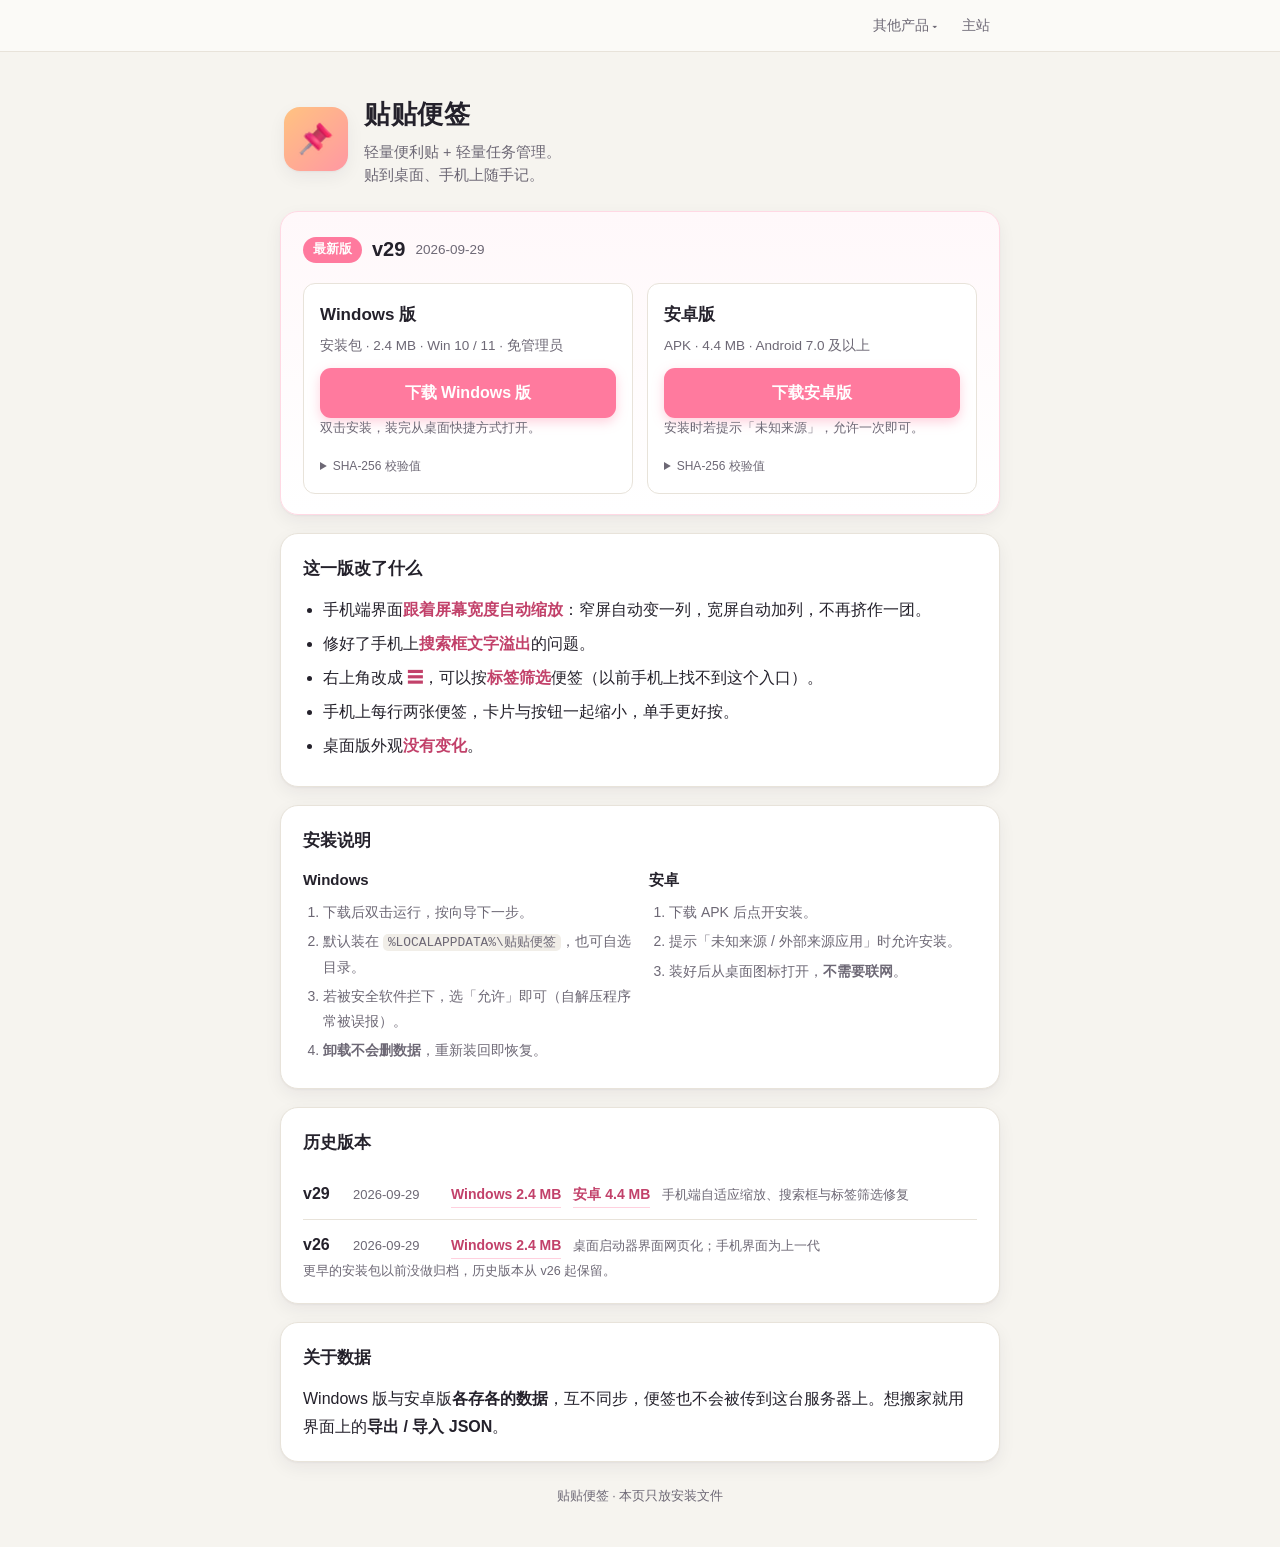
<file: site/index.html>
<!doctype html>
<html lang="zh-CN">
<head>
<meta charset="utf-8">
<meta name="viewport" content="width=device-width, initial-scale=1, viewport-fit=cover">
<title>贴贴便签 · 下载</title>
<meta name="description" content="贴贴便签发布页：Windows 版与安卓版下载，含历史版本。轻量便利贴 + 轻量任务管理。">
<link rel="icon" href="icons/icon-192.png">
<link rel="apple-touch-icon" href="icons/apple-touch-icon.png">
<meta name="theme-color" content="#f6f4ef">
<link rel="stylesheet" href="style.css">
</head>
<body>

<nav class="topnav">
  <div class="topnav-in">
    <details class="tn-menu">
      <summary>其他产品</summary>
      <div class="tn-panel">
        <p class="tn-empty">更多产品陆续上线</p>
      </div>
    </details>
    <a class="tn-link" href="https://www.xxmy.work/">主站</a>
  </div>
</nav>

<div class="wrap">

<header class="hero">
  <img class="logo" src="icons/icon-192.png" width="64" height="64" alt="贴贴便签">
  <div class="hero-text">
    <h1>贴贴便签</h1>
    <p class="tagline">轻量便利贴 + 轻量任务管理。<br class="br-m">贴到桌面、手机上随手记。</p>
  </div>
</header>

<main>

<section class="panel latest">
  <div class="panel-head">
    <span class="pill">最新版</span>
    <strong>v29</strong>
    <span class="date">2026-09-29</span>
  </div>

  <div class="dl-grid">
    <article class="dl-card">
      <h2>Windows 版</h2>
      <p class="dl-meta">安装包 · 2.4 MB · Win 10 / 11 · 免管理员</p>
      <a class="btn" href="dl/tietie-win-v29.exe" download="贴贴便签-安装包-v29.exe">下载 Windows 版</a>
      <p class="dl-note">双击安装，装完从桌面快捷方式打开。</p>
      <details class="sha"><summary>SHA-256 校验值</summary><code>92D25093FAD2FFEF7192696CA274060807925E5E8335529408847B752B9B1549</code></details>
    </article>

    <article class="dl-card">
      <h2>安卓版</h2>
      <p class="dl-meta">APK · 4.4 MB · Android 7.0 及以上</p>
      <a class="btn" href="dl/tietie-android-v29.apk" download="贴贴便签-v29.apk">下载安卓版</a>
      <p class="dl-note">安装时若提示「未知来源」，允许一次即可。</p>
      <details class="sha"><summary>SHA-256 校验值</summary><code>4F89EC9241D43BC3D0E44EC376254C9651D5A0334EF8124DF78A6AF74EAC952A</code></details>
    </article>
  </div>
</section>

<section class="panel">
  <h2 class="sec">这一版改了什么</h2>
  <ul class="changelog">
    <li>手机端界面<b>跟着屏幕宽度自动缩放</b>：窄屏自动变一列，宽屏自动加列，不再挤作一团。</li>
    <li>修好了手机上<b>搜索框文字溢出</b>的问题。</li>
    <li>右上角改成 <b>☰</b>，可以按<b>标签筛选</b>便签（以前手机上找不到这个入口）。</li>
    <li>手机上每行两张便签，卡片与按钮一起缩小，单手更好按。</li>
    <li>桌面版外观<b>没有变化</b>。</li>
  </ul>
</section>

<section class="panel">
  <h2 class="sec">安装说明</h2>
  <div class="help-grid">
    <div>
      <h3>Windows</h3>
      <ol>
        <li>下载后双击运行，按向导下一步。</li>
        <li>默认装在 <code>%LOCALAPPDATA%\贴贴便签</code>，也可自选目录。</li>
        <li>若被安全软件拦下，选「允许」即可（自解压程序常被误报）。</li>
        <li><b>卸载不会删数据</b>，重新装回即恢复。</li>
      </ol>
    </div>
    <div>
      <h3>安卓</h3>
      <ol>
        <li>下载 APK 后点开安装。</li>
        <li>提示「未知来源 / 外部来源应用」时允许安装。</li>
        <li>装好后从桌面图标打开，<b>不需要联网</b>。</li>
      </ol>
    </div>
  </div>
</section>

<section class="panel">
  <h2 class="sec">历史版本</h2>
  <ul class="vers">
    <li>
      <span class="v-tag">v29</span>
      <span class="v-date">2026-09-29</span>
      <span class="v-dl">
        <a href="dl/tietie-win-v29.exe" download="贴贴便签-安装包-v29.exe">Windows 2.4 MB</a>
        <a href="dl/tietie-android-v29.apk" download="贴贴便签-v29.apk">安卓 4.4 MB</a>
      </span>
      <span class="v-note">手机端自适应缩放、搜索框与标签筛选修复</span>
    </li>
    <li>
      <span class="v-tag">v26</span>
      <span class="v-date">2026-09-29</span>
      <span class="v-dl">
        <a href="dl/tietie-win-v26.exe" download="贴贴便签-安装包-v26.exe">Windows 2.4 MB</a>
      </span>
      <span class="v-note">桌面启动器界面网页化；手机界面为上一代</span>
    </li>
  </ul>
  <p class="foot-note">更早的安装包以前没做归档，历史版本从 v26 起保留。</p>
</section>

<section class="panel">
  <h2 class="sec">关于数据</h2>
  <p>Windows 版与安卓版<b>各存各的数据</b>，互不同步，便签也不会被传到这台服务器上。想搬家就用界面上的<b>导出 / 导入 JSON</b>。</p>
</section>

</main>

<footer class="foot">
  <p>贴贴便签 · 本页只放安装文件</p>
</footer>

</div>
</body>
</html>
</file>
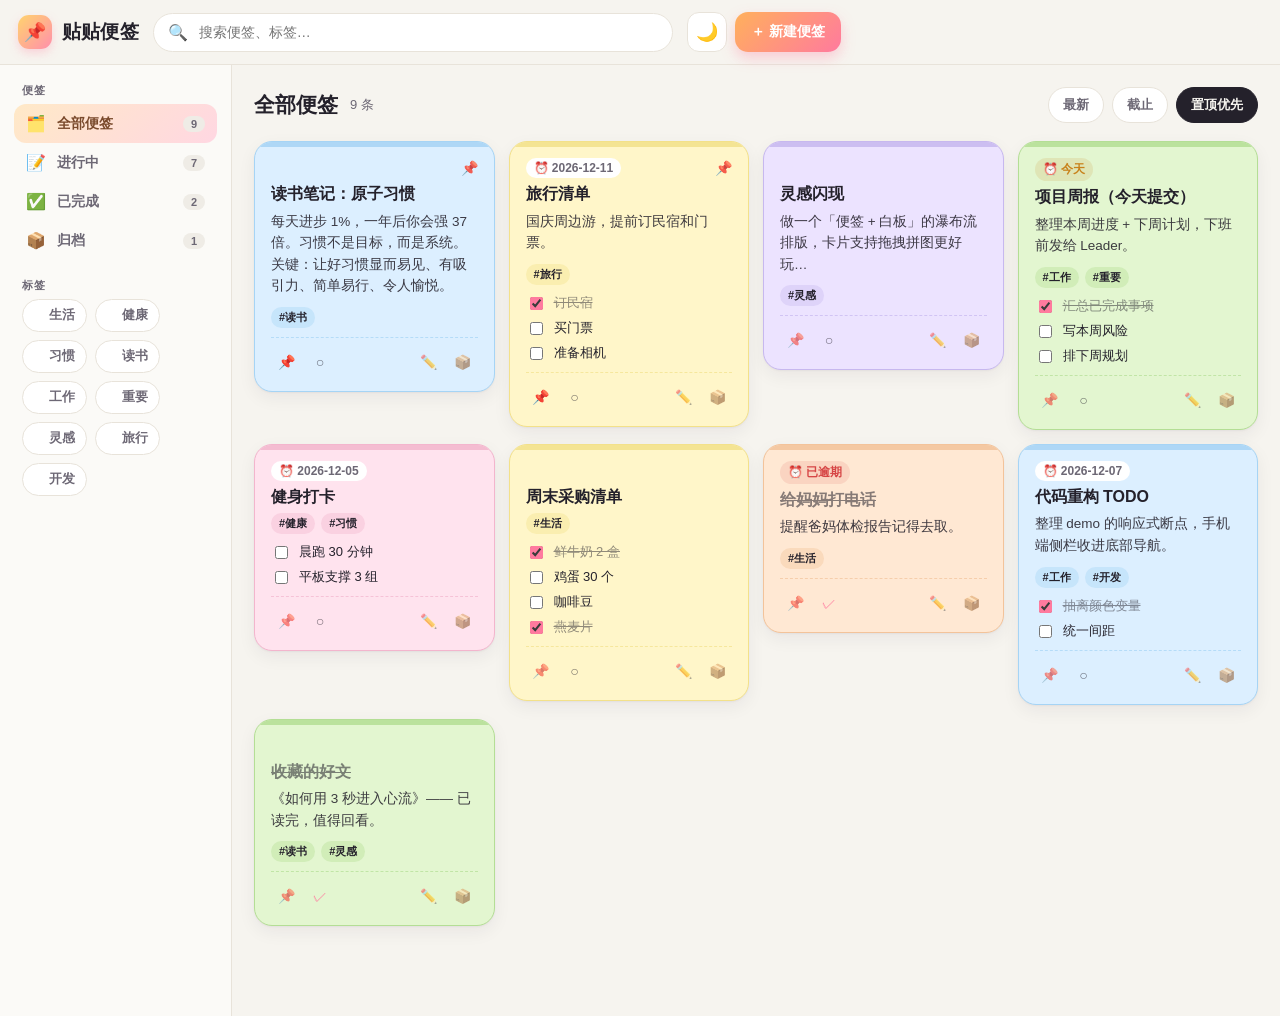
<file: demo/demo-standalone.html>
<!DOCTYPE html>
<html lang="zh-CN" data-theme="light">
<head>
  <meta charset="UTF-8" />
  <meta name="viewport" content="width=device-width, initial-scale=1.0, viewport-fit=cover" />
  <meta name="theme-color" content="#f6f4ef" />
  <title>贴贴便签 · Demo（单文件版）</title>
  <style>
/* ===== 贴贴便签 · 前端 Demo 排版 ===== */

:root {
  --font: -apple-system, BlinkMacSystemFont, "Segoe UI", "PingFang SC",
    "Microsoft YaHei", Roboto, "Helvetica Neue", Arial, sans-serif;
  --radius: 18px;
  --radius-sm: 12px;
  --gap: 14px;
  --sidebar-w: 232px;
}

/* 主题变量 */
:root,
:root[data-theme="light"] {
  --bg: #f6f4ef;
  --surface: #ffffff;
  --sidebar-bg: #fbfaf7;
  --text: #24212b;
  --text-soft: #6d6875;
  --border: #e8e3da;
  --shadow: 0 1px 2px rgba(30, 25, 45, 0.04), 0 6px 18px rgba(30, 25, 45, 0.06);
  --shadow-hover: 0 4px 10px rgba(30, 25, 45, 0.08), 0 14px 30px rgba(30, 25, 45, 0.10);
  --chip-bg: #efece6;
}

:root[data-theme="dark"] {
  --bg: #17171c;
  --surface: #22222a;
  --sidebar-bg: #1c1c23;
  --text: #f2f0f6;
  --text-soft: #a7a1b2;
  --border: #33333d;
  --shadow: 0 1px 2px rgba(0, 0, 0, 0.3), 0 6px 18px rgba(0, 0, 0, 0.35);
  --shadow-hover: 0 4px 10px rgba(0, 0, 0, 0.4), 0 14px 30px rgba(0, 0, 0, 0.5);
  --chip-bg: #2b2b34;
}

/* 便签配色（浅） */
:root[data-theme="light"] .note--yellow { --note-bg: #fff6c9; --note-edge: #f3e18a; }
:root[data-theme="light"] .note--pink   { --note-bg: #ffe3ee; --note-edge: #f3b5cd; }
:root[data-theme="light"] .note--blue   { --note-bg: #dcefff; --note-edge: #a6d4f5; }
:root[data-theme="light"] .note--green  { --note-bg: #e3f6d0; --note-edge: #b4de95; }
:root[data-theme="light"] .note--purple { --note-bg: #ece3ff; --note-edge: #c7b8ef; }
:root[data-theme="light"] .note--orange { --note-bg: #ffe8d3; --note-edge: #f3c39a; }

/* 便签配色（深） */
:root[data-theme="dark"] .note--yellow { --note-bg: #37301c; --note-edge: #6d5f2e; }
:root[data-theme="dark"] .note--pink   { --note-bg: #392029; --note-edge: #6d3a4c; }
:root[data-theme="dark"] .note--blue   { --note-bg: #1e2b38; --note-edge: #35526b; }
:root[data-theme="dark"] .note--green  { --note-bg: #22301d; --note-edge: #435c35; }
:root[data-theme="dark"] .note--purple { --note-bg: #2c2438; --note-edge: #55446f; }
:root[data-theme="dark"] .note--orange { --note-bg: #37261c; --note-edge: #6d4428; }

* { box-sizing: border-box; }

html, body {
  margin: 0;
  padding: 0;
  height: 100%;
}

body {
  font-family: var(--font);
  background: var(--bg);
  color: var(--text);
  -webkit-font-smoothing: antialiased;
  transition: background 0.25s, color 0.25s;
}

button {
  font-family: inherit;
  border: none;
  background: none;
  cursor: pointer;
  color: inherit;
}

/* ---------- 应用外框 ---------- */
.app {
  min-height: 100vh;
  display: flex;
  flex-direction: column;
}

/* ---------- 顶栏 ---------- */
.topbar {
  position: sticky;
  top: 0;
  z-index: 30;
  display: flex;
  align-items: center;
  gap: 14px;
  padding: 12px 18px;
  background: color-mix(in srgb, var(--bg) 82%, transparent);
  backdrop-filter: saturate(180%) blur(14px);
  border-bottom: 1px solid var(--border);
}

.brand {
  display: flex;
  align-items: center;
  gap: 10px;
  font-weight: 800;
  font-size: 19px;
  letter-spacing: 0.2px;
  user-select: none;
  flex-shrink: 0;
}
.brand .logo {
  width: 34px;
  height: 34px;
  border-radius: 11px;
  background: linear-gradient(135deg, #ffd36e, #ff8fab);
  display: grid;
  place-items: center;
  font-size: 18px;
  box-shadow: 0 4px 10px rgba(255, 143, 171, 0.35);
}

.search {
  flex: 1;
  display: flex;
  align-items: center;
  gap: 9px;
  max-width: 520px;
  background: var(--surface);
  border: 1px solid var(--border);
  border-radius: 999px;
  padding: 9px 14px;
  color: var(--text-soft);
  transition: box-shadow 0.15s;
}
.search:focus-within {
  box-shadow: 0 0 0 3px rgba(255, 143, 171, 0.22);
}
.search input {
  flex: 1;
  border: none;
  outline: none;
  background: transparent;
  color: var(--text);
  font-size: 14px;
}

.topbar-actions {
  display: flex;
  align-items: center;
  gap: 8px;
  flex-shrink: 0;
}
.icon-btn {
  width: 40px;
  height: 40px;
  border-radius: 12px;
  display: grid;
  place-items: center;
  font-size: 18px;
  background: var(--surface);
  border: 1px solid var(--border);
  transition: transform 0.12s, background 0.15s;
}
.icon-btn:hover { transform: translateY(-2px); }
.icon-btn:active { transform: scale(0.94); }

.primary-btn {
  display: flex;
  align-items: center;
  gap: 8px;
  padding: 11px 16px;
  border-radius: 13px;
  background: linear-gradient(135deg, #ffb05c, #ff7a9e);
  color: #fff;
  font-weight: 700;
  font-size: 14px;
  box-shadow: 0 6px 14px rgba(255, 122, 158, 0.35);
  transition: transform 0.12s, box-shadow 0.15s;
}
.primary-btn:hover { transform: translateY(-2px); box-shadow: 0 10px 20px rgba(255, 122, 158, 0.45); }
.primary-btn:active { transform: scale(0.97); }

/* ---------- 主体布局 ---------- */
.layout {
  flex: 1;
  display: flex;
}

.sidebar {
  width: var(--sidebar-w);
  flex-shrink: 0;
  padding: 18px 14px 90px;
  border-right: 1px solid var(--border);
  background: var(--sidebar-bg);
  display: flex;
  flex-direction: column;
  gap: 18px;
  overflow-y: auto;
}
@media (max-width: 880px) {
  .sidebar { display: none; }
}

.side-title {
  font-size: 11px;
  font-weight: 700;
  letter-spacing: 1px;
  color: var(--text-soft);
  text-transform: uppercase;
  padding: 0 8px;
  margin-bottom: 6px;
}

.nav-item {
  display: flex;
  align-items: center;
  gap: 11px;
  width: 100%;
  padding: 10px 12px;
  border-radius: 12px;
  font-size: 14px;
  font-weight: 600;
  color: var(--text-soft);
  text-align: left;
  transition: background 0.15s, color 0.15s;
}
.nav-item .ico { font-size: 16px; width: 20px; text-align: center; }
.nav-item .count {
  margin-left: auto;
  font-size: 11px;
  font-weight: 700;
  background: var(--chip-bg);
  border-radius: 999px;
  padding: 2px 8px;
  color: var(--text-soft);
}
.nav-item:hover { background: var(--chip-bg); color: var(--text); }
.nav-item.active {
  background: linear-gradient(135deg, #ffe9c7, #ffd7e2);
  color: #7a4a2c;
}
[data-theme="dark"] .nav-item.active {
  background: linear-gradient(135deg, #4a3a1c, #4a2a34);
  color: #ffd7a8;
}

.tag-row {
  display: flex;
  flex-wrap: wrap;
  gap: 8px;
  padding: 0 8px;
}
.tag-chip {
  display: inline-flex;
  align-items: center;
  gap: 6px;
  padding: 7px 11px;
  border-radius: 999px;
  font-size: 12.5px;
  font-weight: 600;
  background: var(--surface);
  border: 1px solid var(--border);
  color: var(--text-soft);
}
.tag-chip .dot {
  width: 9px;
  height: 9px;
  border-radius: 50%;
}
.tag-chip:hover { background: var(--chip-bg); color: var(--text); }

/* ---------- 主区（便签墙） ---------- */
.main {
  flex: 1;
  min-width: 0;
  padding: 22px 22px 90px;
}

.main-top {
  display: flex;
  align-items: center;
  gap: 12px;
  flex-wrap: wrap;
  margin-bottom: 18px;
}
.main-top h1 {
  font-size: 21px;
  margin: 0;
  font-weight: 800;
}
.main-sub {
  color: var(--text-soft);
  font-size: 13px;
}

.filter-chips {
  display: flex;
  gap: 8px;
  flex-wrap: wrap;
  margin-left: auto;
}
.filter-chip {
  padding: 8px 14px;
  border-radius: 999px;
  font-size: 13px;
  font-weight: 600;
  background: var(--surface);
  border: 1px solid var(--border);
  color: var(--text-soft);
}
.filter-chip:hover { color: var(--text); }
.filter-chip.active { background: var(--text); color: var(--bg); border-color: var(--text); }

/* 便签墙 grid */
.board {
  display: grid;
  grid-template-columns: repeat(auto-fill, minmax(240px, 1fr));
  gap: var(--gap);
  align-items: start;
}
@media (max-width: 480px) {
  .board { grid-template-columns: 1fr; }
}

/* ---------- 便签卡片 ---------- */
.note {
  --note-bg: var(--surface);
  --note-edge: var(--border);
  position: relative;
  background: var(--note-bg);
  border: 1px solid var(--note-edge);
  border-radius: var(--radius);
  padding: 16px 16px 14px;
  box-shadow: var(--shadow);
  cursor: pointer;
  transition: transform 0.15s, box-shadow 0.18s;
  overflow: hidden;
}
.note:hover { transform: translateY(-3px); box-shadow: var(--shadow-hover); }

/* 便签纸顶端色带 */
.note::before {
  content: "";
  position: absolute;
  top: 0;
  left: 0;
  right: 0;
  height: 5px;
  background: var(--note-edge);
  opacity: 0.85;
}

.note-top {
  display: flex;
  align-items: center;
  gap: 6px;
  margin-bottom: 5px;
}
.note-due {
  display: inline-flex;
  align-items: center;
  gap: 5px;
  font-size: 12px;
  font-weight: 600;
  padding: 3px 8px;
  border-radius: 999px;
  background: var(--surface);
  color: var(--text-soft);
}
.note-due.overdue { color: #d64545; background: rgba(214, 69, 69, 0.12); }
.note-due.today { color: #c8811a; background: rgba(200, 129, 26, 0.14); }
.note-flag { margin-left: auto; font-size: 14px; opacity: 0.85; }

.note h3 {
  margin: 2px 0 6px;
  font-size: 16px;
  line-height: 1.35;
  font-weight: 750;
}
.note.done h3 { text-decoration: line-through; opacity: 0.55; }

.note .body {
  margin: 0 0 10px;
  font-size: 13.5px;
  line-height: 1.6;
  color: color-mix(in srgb, var(--text) 88%, transparent);
  white-space: pre-wrap;
}

/* 标签 */
.note-tags {
  display: flex;
  flex-wrap: wrap;
  gap: 6px;
  margin-bottom: 9px;
}
.note-tags .tag {
  font-size: 11px;
  font-weight: 600;
  padding: 3px 8px;
  border-radius: 999px;
  background: color-mix(in srgb, var(--note-edge) 40%, transparent);
}

/* 清单 */
.note-checklist { display: flex; flex-direction: column; gap: 6px; margin-bottom: 9px; }
.check-item {
  display: flex;
  align-items: flex-start;
  gap: 8px;
  font-size: 13px;
  line-height: 1.4;
}
.check-item input { margin-top: 3px; accent-color: #ff7a9e; }
.check-item.done span { text-decoration: line-through; opacity: 0.5; }

/* 底部操作 */
.note-foot {
  display: flex;
  align-items: center;
  gap: 4px;
  padding-top: 9px;
  border-top: 1px dashed color-mix(in srgb, var(--note-edge) 70%, transparent);
}
.note-foot .spacer { flex: 1; }
.mini-btn {
  width: 30px;
  height: 30px;
  border-radius: 9px;
  display: grid;
  place-items: center;
  font-size: 14px;
  color: color-mix(in srgb, var(--text) 60%, transparent);
  transition: background 0.15s, color 0.15s, transform 0.12s;
}
.mini-btn:hover { background: color-mix(in srgb, var(--note-edge) 40%, transparent); color: var(--text); transform: translateY(-1px); }
.mini-btn.on { color: #ff7a9e; }
.mini-btn.danger:hover { color: #d64545; }

/* 空状态 */
.empty {
  border: 2px dashed var(--border);
  border-radius: var(--radius);
  padding: 60px 20px;
  text-align: center;
  color: var(--text-soft);
}
.empty .big { font-size: 40px; margin-bottom: 10px; }

/* ---------- 移动端底部导航 ---------- */
.bottomnav {
  position: fixed;
  left: 0; right: 0; bottom: 0;
  z-index: 40;
  display: none;
  background: color-mix(in srgb, var(--bg) 88%, transparent);
  backdrop-filter: blur(14px);
  border-top: 1px solid var(--border);
  padding: 8px 14px calc(8px + env(safe-area-inset-bottom));
  justify-content: space-around;
}
.bottomnav .bn-item {
  display: flex;
  flex-direction: column;
  align-items: center;
  gap: 3px;
  font-size: 11px;
  font-weight: 600;
  color: var(--text-soft);
  padding: 6px 14px;
  border-radius: 12px;
}
.bottomnav .bn-item .ico { font-size: 20px; }
.bottomnav .bn-item.active { color: #ff7a9e; }
.bottomnav .bn-item .fab {
  width: 46px; height: 46px; border-radius: 16px;
  background: linear-gradient(135deg, #ffb05c, #ff7a9e);
  color: #fff; display: grid; place-items: center; font-size: 24px;
  box-shadow: 0 8px 16px rgba(255, 122, 158, 0.4);
}
@media (max-width: 880px) {
  .bottomnav { display: flex; }
}

/* ---------- 弹窗 ---------- */
.modal-mask {
  position: fixed;
  inset: 0;
  z-index: 50;
  background: rgba(20, 16, 26, 0.45);
  backdrop-filter: blur(4px);
  display: none;
  align-items: flex-end;
  justify-content: center;
}
.modal-mask.open { display: flex; }
@media (min-width: 640px) {
  .modal-mask { align-items: center; padding: 20px; }
}
.modal {
  width: 100%;
  max-width: 560px;
  max-height: 92vh;
  overflow-y: auto;
  background: var(--surface);
  border-radius: 22px 22px 0 0;
  padding: 22px;
  box-shadow: 0 20px 50px rgba(0, 0, 0, 0.3);
}
@media (min-width: 640px) {
  .modal { border-radius: 22px; }
}
.modal h2 { margin: 0 0 16px; font-size: 18px; }
.field { margin-bottom: 14px; }
.field label { display: block; font-size: 12.5px; font-weight: 700; color: var(--text-soft); margin-bottom: 6px; }
.field input[type="text"],
.field input[type="date"],
.field textarea {
  width: 100%;
  padding: 11px 13px;
  border-radius: 12px;
  border: 1px solid var(--border);
  background: var(--bg);
  color: var(--text);
  font-size: 14px;
  outline: none;
  font-family: inherit;
}
.field input:focus, .field textarea:focus { border-color: #ff7a9e; box-shadow: 0 0 0 3px rgba(255, 122, 158, 0.18); }
.field textarea { min-height: 90px; resize: vertical; }
.color-picker { display: flex; gap: 9px; flex-wrap: wrap; }
.color-swatch {
  width: 34px; height: 34px; border-radius: 11px; cursor: pointer;
  border: 2px solid transparent; transition: transform 0.12s;
}
.color-swatch:hover { transform: scale(1.1); }
.color-swatch.sel { border-color: var(--text); }
.modal-actions {
  display: flex;
  justify-content: flex-end;
  gap: 10px;
  margin-top: 18px;
}
.btn-ghost { padding: 11px 16px; border-radius: 12px; font-weight: 600; color: var(--text-soft); }
.btn-ghost:hover { background: var(--chip-bg); color: var(--text); }

/* toast */
.toast {
  position: fixed;
  left: 50%;
  bottom: 22px;
  transform: translateX(-50%) translateY(20px);
  z-index: 60;
  background: var(--text);
  color: var(--bg);
  padding: 11px 18px;
  border-radius: 999px;
  font-size: 13.5px;
  font-weight: 600;
  opacity: 0;
  transition: opacity 0.2s, transform 0.2s;
  pointer-events: none;
}
.toast.show { opacity: 1; transform: translateX(-50%) translateY(0); }
  </style>
</head>
<body>
  <div class="app">
    <!-- 顶栏 -->
    <header class="topbar">
      <div class="brand">
        <span class="logo">📌</span>
        <span>贴贴便签</span>
      </div>

      <div class="search">
        <span>🔍</span>
        <input id="searchInput" type="text" placeholder="搜索便签、标签…" autocomplete="off" />
      </div>

      <div class="topbar-actions">
        <button class="icon-btn" id="themeBtn" title="切换主题">🌙</button>
        <button class="primary-btn" id="newBtn">＋ 新建便签</button>
      </div>
    </header>

    <div class="layout">
      <!-- 侧栏（桌面） -->
      <aside class="sidebar">
        <div>
          <div class="side-title">便签</div>
          <button class="nav-item active" data-nav="all"><span class="ico">🗂️</span>全部便签<span class="count" data-count="all">0</span></button>
          <button class="nav-item" data-nav="todo"><span class="ico">📝</span>进行中<span class="count" data-count="todo">0</span></button>
          <button class="nav-item" data-nav="done"><span class="ico">✅</span>已完成<span class="count" data-count="done">0</span></button>
          <button class="nav-item" data-nav="archived"><span class="ico">📦</span>归档<span class="count" data-count="archived">0</span></button>
        </div>

        <div>
          <div class="side-title">标签</div>
          <div class="tag-row" id="tagList"></div>
        </div>
      </aside>

      <!-- 主区 -->
      <main class="main">
        <div class="main-top">
          <h1 id="heading">全部便签</h1>
          <span class="main-sub" id="countText">0 条</span>
          <div class="filter-chips" id="filterChips">
            <button class="filter-chip" data-sort="time">最新</button>
            <button class="filter-chip" data-sort="due">截止</button>
            <button class="filter-chip active" data-sort="pin">置顶优先</button>
          </div>
        </div>

        <div class="board" id="board">
          <!-- 便签墙：由 JS 渲染 -->
        </div>
      </main>
    </div>

    <!-- 移动端底部导航 -->
    <nav class="bottomnav">
      <button class="bn-item active" data-nav="all"><span class="ico">🗂️</span>全部</button>
      <button class="bn-item" data-nav="todo"><span class="ico">📝</span>待办</button>
      <button class="bn-item" id="newBtnMobile"><span class="fab">＋</span></button>
      <button class="bn-item" data-nav="done"><span class="ico">✅</span>完成</button>
      <button class="bn-item" data-nav="archived"><span class="ico">📦</span>归档</button>
    </nav>
  </div>

  <!-- 编辑弹窗 -->
  <div class="modal-mask" id="modalMask">
    <div class="modal">
      <h2 id="modalTitle">新建便签</h2>
      <div class="field">
        <label>标题</label>
        <input type="text" id="fTitle" placeholder="便签标题" />
      </div>
      <div class="field">
        <label>内容</label>
        <textarea id="fContent" placeholder="写点什么…"></textarea>
      </div>
      <div class="field">
        <label>颜色</label>
        <div class="color-picker" id="colorPicker"></div>
      </div>
      <div class="field">
        <label>截止日期</label>
        <input type="date" id="fDue" />
      </div>
      <div class="field">
        <label>标签（用逗号分隔）</label>
        <input type="text" id="fTags" placeholder="工作, 生活" />
      </div>
      <div class="field">
        <label>清单子项（每行一项）</label>
        <textarea id="fChecklist" placeholder="第一件事&#10;第二件事"></textarea>
      </div>
      <div class="modal-actions">
        <button class="btn-ghost" id="cancelBtn">取消</button>
        <button class="primary-btn" id="saveBtn">保存</button>
      </div>
    </div>
  </div>

  <div class="toast" id="toast"></div>

  <script>
/* ===== 贴贴便签 · 前端 Demo（mock 数据 + 基础交互） ===== */

const COLORS = [
  { key: "yellow", hex: "#fff6c9" },
  { key: "pink",   hex: "#ffe3ee" },
  { key: "blue",   hex: "#dcefff" },
  { key: "green",  hex: "#e3f6d0" },
  { key: "purple", hex: "#ece3ff" },
  { key: "orange", hex: "#ffe8d3" },
];

let notes = [
  {
    id: "n1", color: "yellow", title: "周末采购清单", done: false, pinned: false, archived: false,
    dueAt: "", tags: ["生活"],
    content: "",
    checklist: [
      { text: "鲜牛奶 2 盒", done: true },
      { text: "鸡蛋 30 个", done: false },
      { text: "咖啡豆", done: false },
      { text: "燕麦片", done: true },
    ],
    createdAt: Date.now() - 5 * 864e5,
    updatedAt: Date.now() - 5 * 864e5,
  },
  {
    id: "n2", color: "pink", title: "健身打卡", done: false, pinned: false, archived: false,
    dueAt: nextDay(1), tags: ["健康", "习惯"],
    content: "",
    checklist: [
      { text: "晨跑 30 分钟", done: false },
      { text: "平板支撑 3 组", done: false },
    ],
    createdAt: Date.now() - 4 * 864e5,
    updatedAt: Date.now() - 4 * 864e5,
  },
  {
    id: "n3", color: "blue", title: "读书笔记：原子习惯", done: false, pinned: true, archived: false,
    dueAt: "", tags: ["读书"],
    content: "每天进步 1%，一年后你会强 37 倍。习惯不是目标，而是系统。\n关键：让好习惯显而易见、有吸引力、简单易行、令人愉悦。",
    checklist: [],
    createdAt: Date.now() - 3 * 864e5,
    updatedAt: Date.now() - 3 * 864e5,
  },
  {
    id: "n4", color: "green", title: "项目周报（今天提交）", done: false, pinned: false, archived: false,
    dueAt: today(), tags: ["工作", "重要"],
    content: "整理本周进度 + 下周计划，下班前发给 Leader。",
    checklist: [
      { text: "汇总已完成事项", done: true },
      { text: "写本周风险", done: false },
      { text: "排下周规划", done: false },
    ],
    createdAt: Date.now() - 2 * 864e5,
    updatedAt: Date.now() - 2 * 864e5,
  },
  {
    id: "n5", color: "purple", title: "灵感闪现", done: false, pinned: false, archived: false,
    dueAt: "", tags: ["灵感"],
    content: "做一个「便签 + 白板」的瀑布流排版，卡片支持拖拽拼图更好玩…",
    checklist: [],
    createdAt: Date.now() - 1 * 864e5,
    updatedAt: Date.now() - 1 * 864e5,
  },
  {
    id: "n6", color: "orange", title: "给妈妈打电话", done: true, pinned: false, archived: false,
    dueAt: nextDay(-1), tags: ["生活"],
    content: "提醒爸妈体检报告记得去取。",
    checklist: [],
    createdAt: Date.now() - 6 * 864e5,
    updatedAt: Date.now() - 6 * 864e5,
  },
  {
    id: "n7", color: "yellow", title: "旅行清单", done: false, pinned: true, archived: false,
    dueAt: nextDay(7), tags: ["旅行"],
    content: "国庆周边游，提前订民宿和门票。",
    checklist: [
      { text: "订民宿", done: true },
      { text: "买门票", done: false },
      { text: "准备相机", done: false },
    ],
    createdAt: Date.now() - 12 * 864e5,
    updatedAt: Date.now() - 12 * 864e5,
  },
  {
    id: "n8", color: "blue", title: "代码重构 TODO", done: false, pinned: false, archived: false,
    dueAt: nextDay(3), tags: ["工作", "开发"],
    content: "整理 demo 的响应式断点，手机端侧栏收进底部导航。",
    checklist: [
      { text: "抽离颜色变量", done: true },
      { text: "统一间距", done: false },
    ],
    createdAt: Date.now() - 8 * 864e5,
    updatedAt: Date.now() - 8 * 864e5,
  },
  {
    id: "n9", color: "pink", title: "朋友生日", done: false, pinned: false, archived: true,
    dueAt: nextDay(15), tags: ["生活"],
    content: "下周三，记得订蛋糕。",
    checklist: [],
    createdAt: Date.now() - 20 * 864e5,
    updatedAt: Date.now() - 20 * 864e5,
  },
  {
    id: "n10", color: "green", title: "收藏的好文", done: true, pinned: false, archived: false,
    dueAt: "", tags: ["读书", "灵感"],
    content: "《如何用 3 秒进入心流》—— 已读完，值得回看。",
    checklist: [],
    createdAt: Date.now() - 15 * 864e5,
    updatedAt: Date.now() - 15 * 864e5,
  },
];

/* ---------- 状态 ---------- */
let state = { nav: "all", sort: "pin", query: "", tag: null };
let editingId = null; // null = 新建

const $ = (s) => document.querySelector(s);
const board = $("#board");

/* ---------- 工具 ---------- */
function today() {
  const d = new Date();
  return d.toISOString().slice(0, 10);
}
function nextDay(offset) {
  const d = new Date();
  d.setDate(d.getDate() + offset);
  return d.toISOString().slice(0, 10);
}
function dateLabel(due) {
  if (!due) return null;
  const t = today();
  if (due === t) return { text: "今天", cls: "today" };
  if (due < t) return { text: "已逾期", cls: "overdue" };
  return { text: due, cls: "" };
}
function escapeHtml(s) {
  return String(s || "").replace(/[&<>"']/g, (c) => ({
    "&": "&amp;", "<": "&lt;", ">": "&gt;", '"': "&quot;", "'": "&#39;",
  }[c]));
}

/* ---------- 渲染 ---------- */
function visibleNotes() {
  let list = notes.filter((n) => {
    if (n.archived !== (state.nav === "archived")) return false;
    if (state.nav === "todo" && n.done) return false;
    if (state.nav === "done" && !n.done) return false;
    if (state.tag && !n.tags.includes(state.tag)) return false;
    if (state.query) {
      const q = state.query.toLowerCase();
      const hay = (n.title + " " + n.content + " " + n.tags.join(" ")).toLowerCase();
      if (!hay.includes(q)) return false;
    }
    return true;
  });

  const order = { pin: (a, b) => (b.pinned - a.pinned) || (b.updatedAt - a.updatedAt),
    time: (a, b) => b.updatedAt - a.updatedAt,
    due: (a, b) => (a.dueAt || "9999") < (b.dueAt || "9999") ? -1 : 1 };
  list.sort(order[state.sort] || order.pin);
  return list;
}

function noteCard(n) {
  const due = dateLabel(n.dueAt);
  const tags = n.tags.map((t) => `<span class="tag">#${escapeHtml(t)}</span>`).join("");
  const check = n.checklist.length
    ? `<div class="note-checklist">${n.checklist.map((c) =>
        `<label class="check-item ${c.done ? "done" : ""}">
           <input type="checkbox" ${c.done ? "checked" : ""} data-act="check" data-idx="${n.checklist.indexOf(c)}" />
           <span>${escapeHtml(c.text)}</span>
         </label>`).join("")}</div>`
    : "";
  const dueHtml = due
    ? `<span class="note-due ${due.cls}">⏰ ${due.text}</span>`
    : `<span class="note-due" style="visibility:hidden">—</span>`;
  const pin = n.pinned ? "on" : "";
  return `
    <article class="note note--${n.color} ${n.done ? "done" : ""}" data-id="${n.id}">
      <div class="note-top">
        ${dueHtml}
        ${n.pinned ? `<span class="note-flag">📌</span>` : ""}
      </div>
      <h3>${escapeHtml(n.title)}</h3>
      ${n.content ? `<p class="body">${escapeHtml(n.content)}</p>` : ""}
      ${tags ? `<div class="note-tags">${tags}</div>` : ""}
      ${check}
      <div class="note-foot">
        <button class="mini-btn ${pin}" data-act="pin" title="置顶">📌</button>
        <button class="mini-btn ${n.done ? "on" : ""}" data-act="done" title="完成">${n.done ? "✓" : "○"}</button>
        <span class="spacer"></span>
        <button class="mini-btn" data-act="edit" title="编辑">✏️</button>
        ${n.archived
          ? `<button class="mini-btn" data-act="unarchive" title="恢复">↩️</button>
             <button class="mini-btn danger" data-act="del" title="删除">🗑️</button>`
          : `<button class="mini-btn" data-act="archive" title="归档">📦</button>`}
      </div>
    </article>`;
}

function render() {
  // 导航高亮
  document.querySelectorAll("[data-nav]").forEach((el) => {
    el.classList.toggle("active", el.dataset.nav === state.nav);
  });
  // 计数
  document.querySelectorAll("[data-count]").forEach((el) => {
    const key = el.dataset.count;
    let c = 0;
    if (key === "all") c = notes.filter((n) => !n.archived).length;
    else if (key === "todo") c = notes.filter((n) => !n.archived && !n.done).length;
    else if (key === "done") c = notes.filter((n) => !n.archived && n.done).length;
    else if (key === "archived") c = notes.filter((n) => n.archived).length;
    el.textContent = c;
  });
  // 侧栏标签
  const tagSet = new Set();
  notes.forEach((n) => n.tags.forEach((t) => tagSet.add(t)));
  $("#tagList").innerHTML = [...tagSet].map((t) =>
    `<button class="tag-chip ${state.tag === t ? "active" : ""}" data-tag="${escapeHtml(t)}">
       <span class="dot" style="background:var(--note-edge)"></span>${escapeHtml(t)}
     </button>`).join("");

  const names = { all: "全部便签", todo: "进行中", done: "已完成", archived: "归档" };
  $("#heading").textContent = names[state.nav];
  const list = visibleNotes();
  $("#countText").textContent = `${list.length} 条`;
  board.innerHTML = list.length
    ? list.map(noteCard).join("")
    : `<div class="empty"><div class="big">🗒️</div>这里还没有便签</div>`;

  // 排序 chips 高亮
  document.querySelectorAll(".filter-chip").forEach((el) =>
    el.classList.toggle("active", el.dataset.sort === state.sort));
}

/* ---------- 主题 ---------- */
function initTheme() {
  $("#themeBtn").addEventListener("click", () => {
    const root = document.documentElement;
    const next = root.dataset.theme === "dark" ? "light" : "dark";
    root.dataset.theme = next;
    $("#themeBtn").textContent = next === "dark" ? "☀️" : "🌙";
    localStorage.setItem("note-theme", next);
  });
  const saved = localStorage.getItem("note-theme");
  if (saved) {
    document.documentElement.dataset.theme = saved;
    $("#themeBtn").textContent = saved === "dark" ? "☀️" : "🌙";
  }
}

/* ---------- 便签操作 ---------- */
function toggleCheck(note, idx) {
  note.checklist[idx].done = !note.checklist[idx].done;
  note.updatedAt = Date.now();
  render();
}

board.addEventListener("click", (e) => {
  const actBtn = e.target.closest("[data-act]");
  const card = e.target.closest(".note");
  if (!card) return;
  const note = notes.find((n) => n.id === card.dataset.id);
  if (!note) return;

  // 清单勾选区：点击方框或文字不触发打开编辑，交给 change 事件处理
  if (e.target.closest('[data-act="check"]') || e.target.closest(".check-item")) return;

  if (actBtn) {
    e.stopPropagation();
    const act = actBtn.dataset.act;
    if (act === "pin") { note.pinned = !note.pinned; }
    else if (act === "done") { note.done = !note.done; }
    else if (act === "archive") { note.archived = true; }
    else if (act === "unarchive") { note.archived = false; }
    else if (act === "del") {
      notes = notes.filter((n) => n.id !== note.id);
      toast("已删除");
    } else if (act === "edit") { openModal(note); return; }
    note.updatedAt = Date.now();
    render();
    return;
  }
  openModal(note);
});

board.addEventListener("change", (e) => {
  const cb = e.target.closest('input[type="checkbox"]');
  if (!cb || cb.dataset.act !== "check") return;
  const card = e.target.closest(".note");
  const note = notes.find((n) => n.id === card.dataset.id);
  if (!note) return;
  toggleCheck(note, Number(cb.dataset.idx));
});

/* ---------- 搜索 / 筛选 ---------- */
$("#searchInput").addEventListener("input", (e) => { state.query = e.target.value; render(); });

document.querySelectorAll(".filter-chip").forEach((el) =>
  el.addEventListener("click", () => { state.sort = el.dataset.sort; render(); }));

document.querySelectorAll("[data-nav]").forEach((el) =>
  el.addEventListener("click", () => { state.nav = el.dataset.nav; state.tag = null; render(); }));

$("#tagList").addEventListener("click", (e) => {
  const t = e.target.closest("[data-tag]");
  if (!t) return;
  state.tag = state.tag === t.dataset.tag ? null : t.dataset.tag;
  render();
});

$("#newBtn").addEventListener("click", () => openModal(null));
$("#newBtnMobile").addEventListener("click", () => openModal(null));

/* ---------- 弹窗 ---------- */
function renderColorPicker(sel) {
  $("#colorPicker").innerHTML = COLORS.map((c) =>
    `<span class="color-swatch ${c.key === sel ? "sel" : ""}" data-color="${c.key}" style="background:${c.hex}"></span>`).join("");
}
let pickedColor = "yellow";

$("#colorPicker").addEventListener("click", (e) => {
  const sw = e.target.closest("[data-color]");
  if (!sw) return;
  pickedColor = sw.dataset.color;
  renderColorPicker(pickedColor);
});

function openModal(note) {
  editingId = note ? note.id : null;
  const title = $("#modalTitle");
  title.textContent = note ? "编辑便签" : "新建便签";
  $("#fTitle").value = note ? note.title : "";
  $("#fContent").value = note ? note.content : "";
  $("#fDue").value = note ? note.dueAt : "";
  $("#fTags").value = note ? note.tags.join(", ") : "";
  $("#fChecklist").value = note ? note.checklist.map((c) => c.text).join("\n") : "";
  pickedColor = note ? note.color : "yellow";
  renderColorPicker(pickedColor);
  $("#modalMask").classList.add("open");
  $("#fTitle").focus();
}
function closeModal() { $("#modalMask").classList.remove("open"); }

$("#cancelBtn").addEventListener("click", closeModal);
$("#modalMask").addEventListener("click", (e) => { if (e.target === e.currentTarget) closeModal(); });

$("#saveBtn").addEventListener("click", () => {
  const title = $("#fTitle").value.trim() || "无标题";
  const checklist = $("#fChecklist").value.split("\n").map((s) => s.trim()).filter(Boolean)
    .map((text) => ({ text, done: false }));
  const tags = $("#fTags").value.split(/[,，]/).map((s) => s.trim()).filter(Boolean);
  const dueAt = $("#fDue").value;

  if (editingId) {
    const note = notes.find((n) => n.id === editingId);
    note.title = title;
    note.content = $("#fContent").value.trim();
    note.color = pickedColor;
    note.tags = tags;
    note.dueAt = dueAt;
    note.checklist = checklist;
    note.updatedAt = Date.now();
    toast("已保存");
  } else {
    notes.unshift({
      id: "n" + Date.now(), color: pickedColor, title, done: false, pinned: false, archived: false,
      dueAt, tags, content: $("#fContent").value.trim(), checklist,
      createdAt: Date.now(), updatedAt: Date.now(),
    });
    toast("已创建");
  }
  closeModal();
  render();
});

/* ---------- toast ---------- */
let toastTimer;
function toast(msg) {
  const t = $("#toast");
  t.textContent = msg;
  t.classList.add("show");
  clearTimeout(toastTimer);
  toastTimer = setTimeout(() => t.classList.remove("show"), 1800);
}

/* ---------- 启动 ---------- */
initTheme();
render();
console.log("%c贴贴便签 Demo 已加载", "color:#ff7a9e;font-weight:bold");
  </script>
</body>
</html>
</file>
<file: site/style.css>
:root {
  --font: -apple-system, BlinkMacSystemFont, "Segoe UI", "PingFang SC",
    "Microsoft YaHei", Roboto, "Helvetica Neue", Arial, sans-serif;
  --bg: #f6f4ef;
  --surface: #ffffff;
  --text: #24212b;
  --text-soft: #6d6875;
  --border: #e8e3da;
  --accent: #ff7a9e;
  --accent-deep: #c2416a;
  --accent-soft: #fff0f4;
  --radius: 18px;
  --radius-sm: 12px;
  --shadow: 0 1px 2px rgba(30, 25, 45, 0.04), 0 6px 18px rgba(30, 25, 45, 0.06);
}

* { box-sizing: border-box; }

html { -webkit-text-size-adjust: 100%; }

body {
  margin: 0;
  background: var(--bg);
  color: var(--text);
  font-size: 16px;
  line-height: 1.75;
  font-family: var(--font);
}

.wrap { max-width: 760px; margin: 0 auto; padding: 32px 20px 0; }

/* ---------- 顶部导航 ---------- */
.topnav { background: #fbfaf7; border-bottom: 1px solid var(--border); }
.topnav-in {
  max-width: 760px; margin: 0 auto;
  padding: 8px 20px;
  display: flex; align-items: center; justify-content: flex-end; gap: 4px;
  font-size: 14px;
}
.tn-link,
.tn-menu > summary {
  color: var(--text-soft); text-decoration: none; cursor: pointer;
  padding: 5px 10px; border-radius: 8px; white-space: nowrap;
  list-style: none;
}
.tn-menu > summary::-webkit-details-marker { display: none; }
.tn-menu > summary::after { content: " ▾"; font-size: 11px; }
.tn-link:hover, .tn-menu > summary:hover { background: #f1eee8; color: var(--text); }
.tn-menu { position: relative; }
.tn-menu[open] > summary { background: #f1eee8; color: var(--text); }
.tn-panel {
  position: absolute; right: 0; top: calc(100% + 7px);
  min-width: 170px; z-index: 10;
  background: #fff; border: 1px solid var(--border);
  border-radius: var(--radius-sm); box-shadow: var(--shadow);
  padding: 10px 12px;
}
.tn-empty { margin: 0; color: var(--text-soft); font-size: 13px; white-space: nowrap; }

/* ---------- 顶部 ---------- */
.hero { display: flex; align-items: center; gap: 16px; padding: 8px 4px 24px; }
.logo { width: 64px; height: 64px; border-radius: 16px; box-shadow: var(--shadow); flex: 0 0 auto; }
.hero-text { min-width: 0; }
.hero h1 { margin: 0; font-size: 26px; letter-spacing: 0.5px; }
.tagline { margin: 4px 0 0; color: var(--text-soft); font-size: 14.5px; line-height: 1.6; }

/* ---------- 面板 ---------- */
.panel {
  background: var(--surface);
  border: 1px solid var(--border);
  border-radius: var(--radius);
  box-shadow: var(--shadow);
  padding: 20px 22px;
  margin-bottom: 18px;
}
.panel > *:last-child { margin-bottom: 0; }
.sec { margin: 0 0 12px; font-size: 17px; }
.panel p { margin: 0 0 10px; }

/* ---------- 最新版 ---------- */
.latest { border-color: #ffd9e4; background: linear-gradient(180deg, #fff8fa, #ffffff); }
.panel-head { display: flex; align-items: center; gap: 10px; margin-bottom: 16px; flex-wrap: wrap; }
.pill {
  background: var(--accent); color: #fff; font-size: 12.5px; font-weight: 600;
  border-radius: 999px; padding: 2px 10px;
}
.panel-head strong { font-size: 20px; }
.panel-head .date { color: var(--text-soft); font-size: 13.5px; }

.dl-grid { display: grid; grid-template-columns: 1fr 1fr; gap: 14px; }
.dl-card {
  display: flex; flex-direction: column;
  border: 1px solid var(--border); border-radius: var(--radius-sm);
  background: #fff; padding: 16px;
}
.dl-card h2 { margin: 0 0 4px; font-size: 17px; }
.dl-meta { margin: 0 0 14px; color: var(--text-soft); font-size: 13.5px; }
.btn {
  margin-top: auto; display: block; text-align: center; text-decoration: none;
  background: var(--accent); color: #fff; font-weight: 600;
  padding: 11px 16px; border-radius: 11px;
  box-shadow: 0 4px 12px rgba(255, 122, 158, 0.35);
  transition: transform 0.12s, box-shadow 0.12s;
}
.btn:hover { transform: translateY(-1px); box-shadow: 0 6px 18px rgba(255, 122, 158, 0.45); }
.btn:active { transform: translateY(0); }
.dl-note { margin: 10px 0 0; color: var(--text-soft); font-size: 12.5px; line-height: 1.6; }
.sha { margin: 8px 0 0; font-size: 12px; color: var(--text-soft); }
.sha summary { cursor: pointer; }
.sha code {
  display: block; margin-top: 6px; word-break: break-all;
  font-size: 11.5px; line-height: 1.5;
  background: var(--accent-soft); padding: 6px 8px; border-radius: 8px;
}

/* ---------- 更新说明 ---------- */
.changelog { margin: 0; padding-left: 20px; }
.changelog li { margin-bottom: 6px; }
.changelog b { color: var(--accent-deep); }

/* ---------- 安装说明 ---------- */
.help-grid { display: grid; grid-template-columns: 1fr 1fr; gap: 18px; }
.help-grid h3 { margin: 0 0 6px; font-size: 15px; }
.help-grid ol { margin: 0; padding-left: 20px; font-size: 14px; color: var(--text-soft); }
.help-grid li { margin-bottom: 5px; }

code {
  font-family: Consolas, Menlo, monospace; font-size: 0.92em;
  background: #f1eee8; padding: 1px 5px; border-radius: 5px;
}
.sha code { background: var(--accent-soft); }

/* ---------- 历史版本 ---------- */
.vers { list-style: none; margin: 0; padding: 0; }
.vers li {
  display: flex; align-items: baseline; flex-wrap: wrap;
  gap: 4px 12px; padding: 11px 0; border-bottom: 1px solid var(--border);
}
.vers li:last-child { border-bottom: 0; padding-bottom: 2px; }
.v-tag { font-weight: 700; min-width: 38px; }
.v-date { color: var(--text-soft); font-size: 13px; min-width: 86px; }
.v-dl { display: flex; flex-wrap: wrap; gap: 12px; }
.v-dl a {
  color: var(--accent-deep); font-weight: 600; font-size: 14px;
  text-decoration: none; border-bottom: 1px solid #ffd0de;
}
.v-note { flex: 1 1 180px; color: var(--text-soft); font-size: 13px; line-height: 1.6; }
.foot-note { margin: 12px 0 0; font-size: 12.5px; color: var(--text-soft); }

/* ---------- 页脚 ---------- */
.foot { padding: 6px 4px 40px; text-align: center; color: var(--text-soft); font-size: 12.5px; }
.foot p { margin: 0; }

/* ---------- 窄屏 ---------- */
@media (max-width: 620px) {
  .wrap { padding: 20px 14px 0; }
  .topnav-in { padding: 6px 14px; }
  .dl-grid, .help-grid { grid-template-columns: 1fr; }
  .hero { padding: 4px 2px 18px; gap: 13px; }
  .hero h1 { font-size: 22px; }
  .logo { width: 54px; height: 54px; border-radius: 14px; }
  .panel { padding: 16px; }
  .br-m { display: none; }
}
</file>
